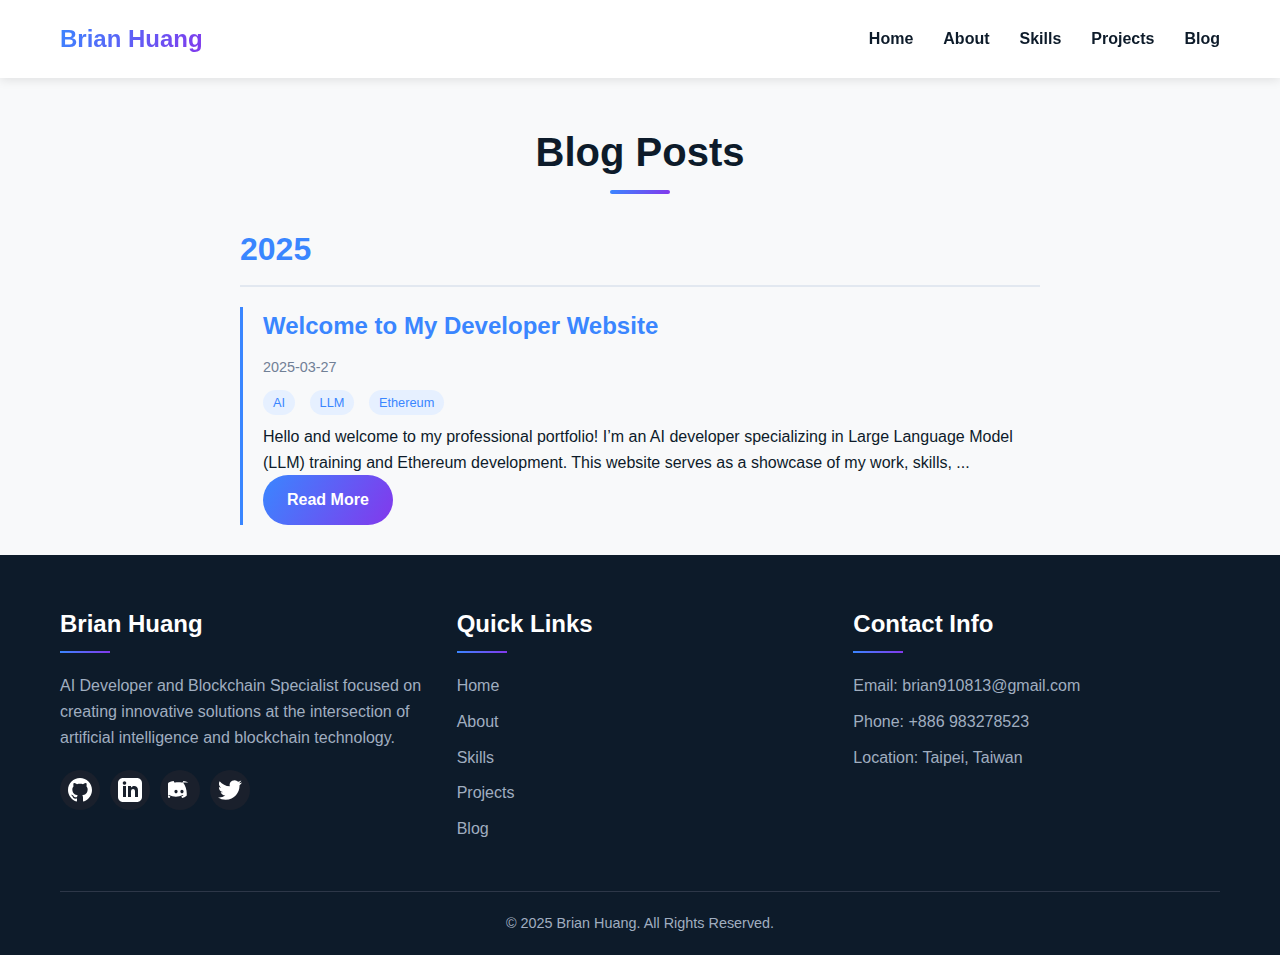
<file: archives/index.html>
<!DOCTYPE html>
<html lang="en">
<head>
    <meta charset="UTF-8">
    <meta name="viewport" content="width=device-width, initial-scale=1.0">
    <title>Brian Huang&#39;s Website</title>
    
<link rel="stylesheet" href="/css/style.css">

<meta name="generator" content="Hexo 7.3.0"></head>
<body>
    <!-- Header -->
    <header>
        <div class="container">
            <nav>
                <div class="logo">Brian Huang</div>
                <ul class="nav-links">
                    <li><a href="/#home">Home</a></li>
                    <li><a href="/#about">About</a></li>
                    <li><a href="/#skills">Skills</a></li>
                    <li><a href="/#projects">Projects</a></li>
                    <li><a href="/archives">Blog</a></li>
                </ul>
                <div class="hamburger">
                    <div class="line"></div>
                    <div class="line"></div>
                    <div class="line"></div>
                </div>
            </nav>
        </div>
    </header>

    <div class="archive-container">
    <h1 class="section-title">Blog Posts</h1>
    
    
    
        
        
            
            <h2 class="archive-year">2025</h2>
            <div class="archive-list">
            
        
        
        <div class="archive-item">
            <h3 class="archive-item-title">
                <a href="/2025/03/27/main/">Welcome to My Developer Website</a>
            </h3>
            <div class="archive-item-date">2025-03-27</div>
            
                <div class="archive-item-tags">
                    
                        <span class="tag">AI</span>
                    
                        <span class="tag">LLM</span>
                    
                        <span class="tag">Ethereum</span>
                    
                </div>
            
            <div class="archive-item-excerpt">
                
                    Hello and welcome to my professional portfolio! I’m an AI developer specializing in Large Language Model (LLM) training and Ethereum development. This website serves as a showcase of my work, skills, ...
                
            </div>
            <a href="/2025/03/27/main/" class="btn">Read More</a>
        </div>
    
    
    </div>
</div>

    <!-- Footer -->
    <footer>
        <div class="container">
            <div class="footer-content">
                <div class="footer-section">
                    <h3>Brian Huang</h3>
                    <p>AI Developer and Blockchain Specialist focused on creating innovative solutions at the intersection of artificial intelligence and blockchain technology.</p>
                    <div class="social-links">
                        <a target="_blank" rel="noopener" href="https://github.com/BrianHuang813" title="GitHub">
                            <svg xmlns="http://www.w3.org/2000/svg" width="24" height="24" viewBox="0 0 24 24" fill="white">
                                <path d="M12 0c-6.626 0-12 5.373-12 12 0 5.302 3.438 9.8 8.207 11.387.599.111.793-.261.793-.577v-2.234c-3.338.726-4.033-1.416-4.033-1.416-.546-1.387-1.333-1.756-1.333-1.756-1.089-.745.083-.729.083-.729 1.205.084 1.839 1.237 1.839 1.237 1.07 1.834 2.807 1.304 3.492.997.107-.775.418-1.305.762-1.604-2.665-.305-5.467-1.334-5.467-5.931 0-1.311.469-2.381 1.236-3.221-.124-.303-.535-1.524.117-3.176 0 0 1.008-.322 3.301 1.23.957-.266 1.983-.399 3.003-.404 1.02.005 2.047.138 3.006.404 2.291-1.552 3.297-1.23 3.297-1.23.653 1.653.242 2.874.118 3.176.77.84 1.235 1.911 1.235 3.221 0 4.609-2.807 5.624-5.479 5.921.43.372.823 1.102.823 2.222v3.293c0 .319.192.694.801.576 4.765-1.589 8.199-6.086 8.199-11.386 0-6.627-5.373-12-12-12z"/>
                            </svg>
                        </a>
                        <a target="_blank" rel="noopener" href="https://www.linkedin.com/in/brian-huang-768429253/" title="LinkedIn">
                            <svg xmlns="http://www.w3.org/2000/svg" width="24" height="24" viewBox="0 0 24 24" fill="white">
                                <path d="M19 0h-14c-2.761 0-5 2.239-5 5v14c0 2.761 2.239 5 5 5h14c2.762 0 5-2.239 5-5v-14c0-2.761-2.238-5-5-5zm-11 19h-3v-11h3v11zm-1.5-12.268c-.966 0-1.75-.79-1.75-1.764s.784-1.764 1.75-1.764 1.75.79 1.75 1.764-.783 1.764-1.75 1.764zm13.5 12.268h-3v-5.604c0-3.368-4-3.113-4 0v5.604h-3v-11h3v1.765c1.396-2.586 7-2.777 7 2.476v6.759z"/>
                            </svg>
                        </a>
                        <a target="_blank" rel="noopener" href="https://discord.com/users/brianhuang813" title="Discord">
                            <svg xmlns="http://www.w3.org/2000/svg" width="24" height="24" viewBox="0 0 24 24" fill="white">
                                <path d="M20.317 4.492c-1.53-.69-3.17-1.2-4.885-1.49a.084.084 0 0 0-.09.028c-.242.42-.512.995-.7 1.43-.213.04-4.092-.16-4.113-.16-.217.013-3.97.173-4.184.157-.188-.435-.457-1.01-.7-1.43a.084.084 0 0 0-.09-.028c-1.714.29-3.354.8-4.884 1.49-.015.004-.028.015-.037.027-3.155 4.507-4.027 8.9-3.594 13.25.002.015.01.028.02.038 1.506 1.142 2.962 1.84 4.395 2.29.022.006.046 0 .062-.017.346-.472.656-.973.92-1.495a.084.084 0 0 0-.046-.117 14.975 14.975 0 0 1-2.058-.942.084.084 0 0 1-.009-.14c.14-.104.28-.202.413-.31a.084.084 0 0 1 .085-.01c4.67 2.142 9.447 2.142 14.065 0a.084.084 0 0 1 .085.01c.134.108.273.206.413.31a.084.084 0 0 1-.009.14c-.656.383-1.33.71-2.059.942a.084.084 0 0 0-.045.118c.263.522.574 1.023.92 1.495a.084.084 0 0 0 .062.017c1.432-.45 2.89-1.148 4.395-2.29a.089.089 0 0 0 .02-.037c.515-5.043-.852-9.386-3.59-13.253a.07.07 0 0 0-.037-.028zM8.02 15.33c-.87 0-1.584-.8-1.584-1.782 0-.978.703-1.782 1.584-1.782.882 0 1.596.811 1.584 1.782 0 .982-.702 1.782-1.584 1.782zm5.96 0c-.87 0-1.584-.8-1.584-1.782 0-.978.703-1.782 1.584-1.782.882 0 1.596.811 1.584 1.782 0 .982-.7 1.782-1.584 1.782z"/>
                            </svg>
                        </a>
                        <a target="_blank" rel="noopener" href="https://x.com/BrianHuang18" title="X">
                            <svg xmlns="http://www.w3.org/2000/svg" width="24" height="24" viewBox="0 0 24 24" fill="white">
                                <path d="M23.953 4.57a10 10 0 01-2.825.775 4.958 4.958 0 002.163-2.723c-.951.555-2.005.959-3.127 1.184a4.92 4.92 0 00-8.384 4.482C7.69 8.095 4.067 6.13 1.64 3.162a4.822 4.822 0 00-.666 2.475c0 1.71.87 3.213 2.188 4.096a4.904 4.904 0 01-2.228-.616v.06a4.923 4.923 0 003.946 4.827 4.996 4.996 0 01-2.212.085 4.936 4.936 0 004.604 3.417 9.867 9.867 0 01-6.102 2.105c-.39 0-.779-.023-1.17-.067a13.995 13.995 0 007.557 2.209c9.053 0 13.998-7.496 13.998-13.985 0-.21 0-.42-.015-.63A9.935 9.935 0 0024 4.59z"/>
                            </svg>
                        </a>
                    </div>
                </div>
                <div class="footer-section">
                    <h3>Quick Links</h3>
                    <ul>
                        <li><a href="/#home">Home</a></li>
                        <li><a href="/#about">About</a></li>
                        <li><a href="/#skills">Skills</a></li>
                        <li><a href="/#projects">Projects</a></li>
                        <li><a href="/archives">Blog</a></li>
                    </ul>
                </div>
                <div class="footer-section">
                    <h3>Contact Info</h3>
                    <ul>
                        <li>Email: brian910813@gmail.com</li>
                        <li>Phone: +886 983278523</li>
                        <li>Location: Taipei, Taiwan</li>
                    </ul>
                </div>
            </div>
            <div class="copyright">
                <p>&copy; 2025 Brian Huang. All Rights Reserved.</p>
            </div>
        </div>
    </footer>

    <!-- JavaScript -->
    <script>
        // Mobile Navigation Toggle
        const hamburger = document.querySelector('.hamburger');
        const navLinks = document.querySelector('.nav-links');
        
        if (hamburger) {
            hamburger.addEventListener('click', () => {
                navLinks.classList.toggle('active');
            });
        }
        
        // Smooth Scrolling for Navigation Links
        document.querySelectorAll('a[href^="#"]').forEach(anchor => {
            anchor.addEventListener('click', function(e) {
                e.preventDefault();
                
                const targetId = this.getAttribute('href').substring(1);
                const targetElement = document.getElementById(targetId);
                
                if (targetElement) {
                    window.scrollTo({
                        top: targetElement.offsetTop - 80,
                        behavior: 'smooth'
                    });
                    
                    // Close mobile navigation if open
                    if (navLinks.classList.contains('active')) {
                        navLinks.classList.remove('active');
                    }
                }
            });
        });
        
        // Navbar Background Change on Scroll
        window.addEventListener('scroll', () => {
            const header = document.querySelector('header');
            if (window.scrollY > 50) {
                header.style.boxShadow = '0 5px 15px rgba(0, 0, 0, 0.1)';
            } else {
                header.style.boxShadow = '0 2px 10px rgba(0, 0, 0, 0.1)';
            }
        });
    </script>
</body>
</html>
</file>
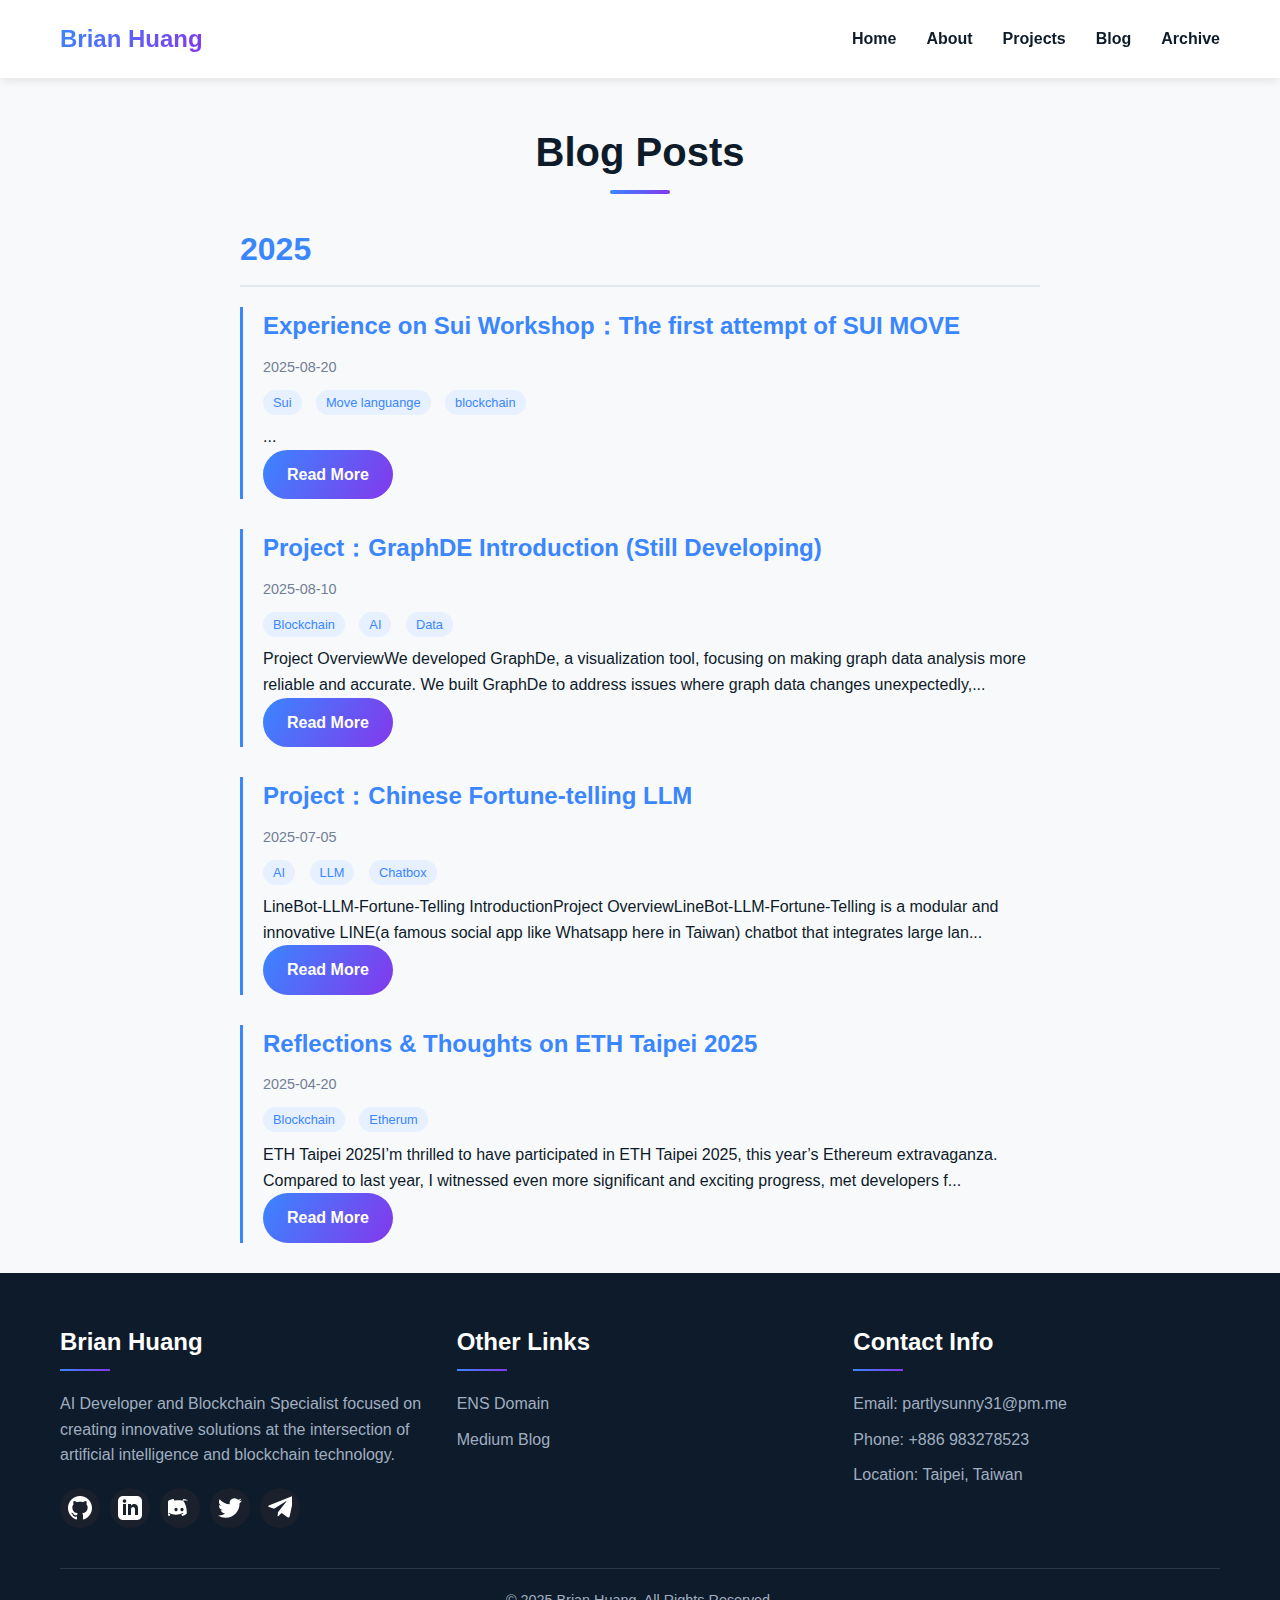
<file: tags/blockchain/index.html>
<!DOCTYPE html>
<html lang="en">
<head>
    <meta charset="UTF-8">
    <meta name="viewport" content="width=device-width, initial-scale=1.0">
    <title>Brian Huang&#39;s Website</title>
    
<link rel="stylesheet" href="/css/style.css">

<meta name="generator" content="Hexo 7.3.0"></head>
<body>
    <!-- Header -->
    <header>
        <div class="container">
            <nav>
                <div class="logo">Brian Huang</div>
                <ul class="nav-links">
                    <li><a href="/#home">Home</a></li>
                    <li><a href="/#about">About</a></li>
                    <li><a href="/projects">Projects</a></li>
                    <li><a href="/blog">Blog</a></li>
                    <li><a href="/archives">Archive</a></li>

                </ul>
                <div class="hamburger">
                    <div class="line"></div>
                    <div class="line"></div>
                    <div class="line"></div>
                </div>
            </nav>
        </div>
    </header>

    <div class="archive-container">
    <h1 class="section-title">Blog Posts</h1>
    
    
    
        
        
            
            <h2 class="archive-year">2025</h2>
            <div class="archive-list">
            
        
        
        <div class="archive-item">
            <h3 class="archive-item-title">
                <a href="/2025/08/20/Sui_workshop/">Experience on Sui Workshop：The first attempt of SUI MOVE</a>
            </h3>
            <div class="archive-item-date">2025-08-20</div>
            
                <div class="archive-item-tags">
                    
                        <span class="tag">Sui</span>
                    
                        <span class="tag">Move languange</span>
                    
                        <span class="tag">blockchain</span>
                    
                </div>
            
            <div class="archive-item-excerpt">
                
                    ...
                
            </div>
            <a href="/2025/08/20/Sui_workshop/" class="btn">Read More</a>
        </div>
    
        
        
        
        <div class="archive-item">
            <h3 class="archive-item-title">
                <a href="/2025/08/10/graphDE/">Project：GraphDE Introduction (Still Developing)</a>
            </h3>
            <div class="archive-item-date">2025-08-10</div>
            
                <div class="archive-item-tags">
                    
                        <span class="tag">Blockchain</span>
                    
                        <span class="tag">AI</span>
                    
                        <span class="tag">Data</span>
                    
                </div>
            
            <div class="archive-item-excerpt">
                
                    Project OverviewWe developed GraphDe, a visualization tool, focusing on making graph data analysis more reliable and accurate. We built GraphDe to address issues where graph data changes unexpectedly,...
                
            </div>
            <a href="/2025/08/10/graphDE/" class="btn">Read More</a>
        </div>
    
        
        
        
        <div class="archive-item">
            <h3 class="archive-item-title">
                <a href="/2025/07/05/chinese_fortunetell_LLM/">Project：Chinese Fortune-telling LLM</a>
            </h3>
            <div class="archive-item-date">2025-07-05</div>
            
                <div class="archive-item-tags">
                    
                        <span class="tag">AI</span>
                    
                        <span class="tag">LLM</span>
                    
                        <span class="tag">Chatbox</span>
                    
                </div>
            
            <div class="archive-item-excerpt">
                
                    LineBot-LLM-Fortune-Telling IntroductionProject OverviewLineBot-LLM-Fortune-Telling is a modular and innovative LINE(a famous social app like Whatsapp here in Taiwan) chatbot that integrates large lan...
                
            </div>
            <a href="/2025/07/05/chinese_fortunetell_LLM/" class="btn">Read More</a>
        </div>
    
        
        
        
        <div class="archive-item">
            <h3 class="archive-item-title">
                <a href="/2025/04/20/ETHTaipei2025/">Reflections &amp; Thoughts on ETH Taipei 2025</a>
            </h3>
            <div class="archive-item-date">2025-04-20</div>
            
                <div class="archive-item-tags">
                    
                        <span class="tag">Blockchain</span>
                    
                        <span class="tag">Etherum</span>
                    
                </div>
            
            <div class="archive-item-excerpt">
                
                    ETH Taipei 2025I’m thrilled to have participated in ETH Taipei 2025, this year’s Ethereum extravaganza. Compared to last year, I witnessed even more significant and exciting progress, met developers f...
                
            </div>
            <a href="/2025/04/20/ETHTaipei2025/" class="btn">Read More</a>
        </div>
    
    
    </div>
</div>

    <!-- Footer -->
    <footer>
        <div class="container">
            <div class="footer-content">
                <div class="footer-section">
                    <h3>Brian Huang</h3>
                    <p>AI Developer and Blockchain Specialist focused on creating innovative solutions at the intersection of artificial intelligence and blockchain technology.</p>
                    <div class="social-links">
                        <a target="_blank" rel="noopener" href="https://github.com/BrianHuang813" title="GitHub">
                            <svg xmlns="http://www.w3.org/2000/svg" width="24" height="24" viewBox="0 0 24 24" fill="white">
                                <path d="M12 0c-6.626 0-12 5.373-12 12 0 5.302 3.438 9.8 8.207 11.387.599.111.793-.261.793-.577v-2.234c-3.338.726-4.033-1.416-4.033-1.416-.546-1.387-1.333-1.756-1.333-1.756-1.089-.745.083-.729.083-.729 1.205.084 1.839 1.237 1.839 1.237 1.07 1.834 2.807 1.304 3.492.997.107-.775.418-1.305.762-1.604-2.665-.305-5.467-1.334-5.467-5.931 0-1.311.469-2.381 1.236-3.221-.124-.303-.535-1.524.117-3.176 0 0 1.008-.322 3.301 1.23.957-.266 1.983-.399 3.003-.404 1.02.005 2.047.138 3.006.404 2.291-1.552 3.297-1.23 3.297-1.23.653 1.653.242 2.874.118 3.176.77.84 1.235 1.911 1.235 3.221 0 4.609-2.807 5.624-5.479 5.921.43.372.823 1.102.823 2.222v3.293c0 .319.192.694.801.576 4.765-1.589 8.199-6.086 8.199-11.386 0-6.627-5.373-12-12-12z"/>
                            </svg>
                        </a>
                        <a target="_blank" rel="noopener" href="https://www.linkedin.com/in/brian-huang-768429253/" title="LinkedIn">
                            <svg xmlns="http://www.w3.org/2000/svg" width="24" height="24" viewBox="0 0 24 24" fill="white">
                                <path d="M19 0h-14c-2.761 0-5 2.239-5 5v14c0 2.761 2.239 5 5 5h14c2.762 0 5-2.239 5-5v-14c0-2.761-2.238-5-5-5zm-11 19h-3v-11h3v11zm-1.5-12.268c-.966 0-1.75-.79-1.75-1.764s.784-1.764 1.75-1.764 1.75.79 1.75 1.764-.783 1.764-1.75 1.764zm13.5 12.268h-3v-5.604c0-3.368-4-3.113-4 0v5.604h-3v-11h3v1.765c1.396-2.586 7-2.777 7 2.476v6.759z"/>
                            </svg>
                        </a>
                        <a target="_blank" rel="noopener" href="https://discord.com/users/brianhuang813" title="Discord">
                            <svg xmlns="http://www.w3.org/2000/svg" width="24" height="24" viewBox="0 0 24 24" fill="white">
                                <path d="M20.317 4.492c-1.53-.69-3.17-1.2-4.885-1.49a.084.084 0 0 0-.09.028c-.242.42-.512.995-.7 1.43-.213.04-4.092-.16-4.113-.16-.217.013-3.97.173-4.184.157-.188-.435-.457-1.01-.7-1.43a.084.084 0 0 0-.09-.028c-1.714.29-3.354.8-4.884 1.49-.015.004-.028.015-.037.027-3.155 4.507-4.027 8.9-3.594 13.25.002.015.01.028.02.038 1.506 1.142 2.962 1.84 4.395 2.29.022.006.046 0 .062-.017.346-.472.656-.973.92-1.495a.084.084 0 0 0-.046-.117 14.975 14.975 0 0 1-2.058-.942.084.084 0 0 1-.009-.14c.14-.104.28-.202.413-.31a.084.084 0 0 1 .085-.01c4.67 2.142 9.447 2.142 14.065 0a.084.084 0 0 1 .085.01c.134.108.273.206.413.31a.084.084 0 0 1-.009.14c-.656.383-1.33.71-2.059.942a.084.084 0 0 0-.045.118c.263.522.574 1.023.92 1.495a.084.084 0 0 0 .062.017c1.432-.45 2.89-1.148 4.395-2.29a.089.089 0 0 0 .02-.037c.515-5.043-.852-9.386-3.59-13.253a.07.07 0 0 0-.037-.028zM8.02 15.33c-.87 0-1.584-.8-1.584-1.782 0-.978.703-1.782 1.584-1.782.882 0 1.596.811 1.584 1.782 0 .982-.702 1.782-1.584 1.782zm5.96 0c-.87 0-1.584-.8-1.584-1.782 0-.978.703-1.782 1.584-1.782.882 0 1.596.811 1.584 1.782 0 .982-.7 1.782-1.584 1.782z"/>
                            </svg>
                        </a>
                        <a target="_blank" rel="noopener" href="https://x.com/BrianHuang18" title="X">
                            <svg xmlns="http://www.w3.org/2000/svg" width="24" height="24" viewBox="0 0 24 24" fill="white">
                                <path d="M23.953 4.57a10 10 0 01-2.825.775 4.958 4.958 0 002.163-2.723c-.951.555-2.005.959-3.127 1.184a4.92 4.92 0 00-8.384 4.482C7.69 8.095 4.067 6.13 1.64 3.162a4.822 4.822 0 00-.666 2.475c0 1.71.87 3.213 2.188 4.096a4.904 4.904 0 01-2.228-.616v.06a4.923 4.923 0 003.946 4.827 4.996 4.996 0 01-2.212.085 4.936 4.936 0 004.604 3.417 9.867 9.867 0 01-6.102 2.105c-.39 0-.779-.023-1.17-.067a13.995 13.995 0 007.557 2.209c9.053 0 13.998-7.496 13.998-13.985 0-.21 0-.42-.015-.63A9.935 9.935 0 0024 4.59z"/>
                            </svg>
                        </a>
                        <a target="_blank" rel="noopener" href="https://t.me/@BrianHuangk" title="Telegram">
                            <svg xmlns="http://www.w3.org/2000/svg" width="24" height="24" viewBox="0 0 24 24" fill="white">
                                <path d="M9.993 16.2l-.426 4.02c.61 0 .872-.263 1.19-.577l2.857-2.715 5.926 4.33c1.085.6 1.86.285 2.14-.998l3.885-18.2c.345-1.6-.58-2.23-1.63-1.85L1.36 9.27c-1.56.6-1.54 1.46-.27 1.85l4.97 1.55 11.54-7.27c.54-.36 1.03-.16.63.23"/>
                            </svg>
                        </a>
                    </div>
                </div>
                <div class="footer-section">
                    <h3>Other Links</h3>
                    <ul>
                        <li><a target="_blank" rel="noopener" href="https://app.ens.domains/kxhuang.eth">ENS Domain</a></li>
                        <li><a target="_blank" rel="noopener" href="https://medium.com/@Sonny31">Medium Blog</a></li>
                    </ul>
                </div>
                <div class="footer-section">
                    <h3>Contact Info</h3>
                    <ul>
                        <li>Email: <a href="mailto:partlysunny31@pm.me">partlysunny31@pm.me</a></li>
                        <li>Phone: <a href="tel:+886983278523">+886 983278523</a></li>
                        <li>Location: <a target="_blank" rel="noopener" href="https://www.google.com/maps/search/?api=1&query=Taipei%2C+Taiwan">Taipei, Taiwan</a></li>
                    </ul>
                </div>
            </div>
            <div class="copyright">
                <p>&copy; 2025 Brian Huang. All Rights Reserved.</p>
            </div>
        </div>
    </footer>

    <!-- JavaScript -->
    <script>
        // Mobile Navigation Toggle
        const hamburger = document.querySelector('.hamburger');
        const navLinks = document.querySelector('.nav-links');
        
        if (hamburger) {
            hamburger.addEventListener('click', () => {
                navLinks.classList.toggle('active');
            });
        }
        
        // Smooth Scrolling for Navigation Links
        document.querySelectorAll('a[href^="#"]').forEach(anchor => {
            anchor.addEventListener('click', function(e) {
                e.preventDefault();
                
                const targetId = this.getAttribute('href').substring(1);
                const targetElement = document.getElementById(targetId);
                
                if (targetElement) {
                    window.scrollTo({
                        top: targetElement.offsetTop - 80,
                        behavior: 'smooth'
                    });
                    
                    // Close mobile navigation if open
                    if (navLinks.classList.contains('active')) {
                        navLinks.classList.remove('active');
                    }
                }
            });
        });
        
        // Navbar Background Change on Scroll
        window.addEventListener('scroll', () => {
            const header = document.querySelector('header');
            if (window.scrollY > 50) {
                header.style.boxShadow = '0 5px 15px rgba(0, 0, 0, 0.1)';
            } else {
                header.style.boxShadow = '0 2px 10px rgba(0, 0, 0, 0.1)';
            }
        });
    </script>
</body>
</html>
</file>
<file: css/style.css>
/* Global Styles */
:root {
    --primary: #3a86ff;
    --secondary: #8338ec;
    --dark: #0d1b2a;
    --light: #f8f9fa;
    --gradient: linear-gradient(120deg, var(--primary), var(--secondary));
}

* {
    margin: 0;
    padding: 0;
    box-sizing: border-box;
    font-family: 'Inter', -apple-system, BlinkMacSystemFont, 'Segoe UI', Roboto, Oxygen, Ubuntu, Cantarell, 'Open Sans', 'Helvetica Neue', sans-serif;
}

html {
    scroll-behavior: smooth;
}

body {
    background-color: var(--light);
    color: var(--dark);
    line-height: 1.6;
}

a {
    color: var(--primary);
    text-decoration: none;
    transition: color 0.3s ease;
}

a:hover {
    color: var(--secondary);
}

.container {
    max-width: 1200px;
    margin: 0 auto;
    padding: 0 20px;
}

.section {
    padding: 80px 0;
}

.section-title {
    font-size: 2.5rem;
    margin-bottom: 40px;
    text-align: center;
    position: relative;
}

.section-title::after {
    content: '';
    position: absolute;
    bottom: -10px;
    left: 50%;
    transform: translateX(-50%);
    width: 60px;
    height: 4px;
    background: var(--gradient);
    border-radius: 2px;
}

.btn {
    display: inline-block;
    background: var(--gradient);
    color: white;
    padding: 12px 24px;
    border-radius: 30px;
    font-weight: 600;
    transition: transform 0.3s ease, box-shadow 0.3s ease;
    border: none;
    cursor: pointer;
}

.btn:hover {
    transform: translateY(-3px);
    box-shadow: 0 10px 20px rgba(0, 0, 0, 0.1);
    color: white;
}

/* Header Styles */
header {
    position: fixed;
    top: 0;
    left: 0;
    width: 100%;
    background-color: rgba(255, 255, 255, 0.95);
    box-shadow: 0 2px 10px rgba(0, 0, 0, 0.1);
    z-index: 1000;
    backdrop-filter: blur(5px);
}

nav {
    display: flex;
    justify-content: space-between;
    align-items: center;
    padding: 20px 0;
}

.logo {
    font-size: 1.5rem;
    font-weight: 700;
    background: var(--gradient);
    -webkit-background-clip: text;
    background-clip: text;
    color: transparent;
}

.nav-links {
    display: flex;
    list-style: none;
}

.nav-links li {
    margin-left: 30px;
}

.nav-links a {
    color: var(--dark);
    font-weight: 600;
}

.nav-links a:hover {
    color: var(--primary);
}

.hamburger {
    display: none;
    cursor: pointer;
}

.hamburger .line {
    width: 25px;
    height: 3px;
    background-color: var(--dark);
    margin: 5px 0;
    border-radius: 3px;
    transition: all 0.3s ease;
}

/* Hero Section */
.hero {
    height: 100vh;
    display: flex;
    align-items: center;
    position: relative;
    overflow: hidden;
    padding-top: 80px;
}

.hero-content {
    max-width: 600px;
    z-index: 1;
}

.hero h1 {
    font-size: 3.5rem;
    margin-bottom: 20px;
    line-height: 1.2;
}

.hero p {
    font-size: 1.2rem;
    margin-bottom: 30px;
    color: #4a5568;
}

.hero-bg {
    position: absolute;
    top: 0;
    right: 0;
    width: 50%;
    height: 100%;
    background-image: url('/images/hero-bg.jpg');
    background-size: cover;
    background-position: center;
    clip-path: polygon(20% 0, 100% 0, 100% 100%, 0% 100%);
    opacity: 0.8;
}

/* About Section */
.about-grid {
    display: grid;
    grid-template-columns: 1fr 1fr;
    gap: 40px;
    align-items: center;
}

/* About Section - Profile Picture */
.about-image {
    border-radius: 50%;
    overflow: hidden;
    box-shadow: 0 20px 40px rgba(0, 0, 0, 0.1);
    width: 300px;  /* Set a fixed width */
    height: 300px; /* Set the same height as width */
    margin: 0 auto; /* Center the image if needed */
}

.about-image img {
    width: 100%;
    height: 100%; /* Changed from 'auto' to '100%' */
    display: block;
    border-radius: 50%; /* This makes the image circular */
    object-fit: cover; /* This ensures the image is cropped to fit the container */
    object-position: center; /* This centers the image in the container */
}

.about-content h3 {
    font-size: 2rem;
    margin-bottom: 20px;
}

.about-content p {
    margin-bottom: 20px;
    color: #4a5568;
}

/* Skills Section */
.skills-grid {
    display: grid;
    grid-template-columns: repeat(3, minmax(250px, 300px)); /* Changed from auto-fill to fixed 3 columns */
    gap: 30px;
    justify-content: center; /* Added to center the grid */
}

/* Add these media queries for responsiveness */
@media (max-width: 992px) {
    .skills-grid {
        grid-template-columns: repeat(auto-fit, minmax(250px, 1fr));
        max-width: 800px;
        margin: 0 auto;
    }
}

@media (max-width: 768px) {
    .skills-grid {
        grid-template-columns: 1fr;
        max-width: 400px;
    }
}

.skill-card {
    background-color: white;
    border-radius: 10px;
    padding: 30px;
    box-shadow: 0 10px 20px rgba(0, 0, 0, 0.05);
    transition: transform 0.3s ease, box-shadow 0.3s ease;
}

.skill-card:hover {
    transform: translateY(-5px);
    box-shadow: 0 15px 30px rgba(0, 0, 0, 0.1);
}

.skill-card h3 {
    font-size: 1.5rem;
    margin-bottom: 15px;
    color: var(--primary);
}

.skill-card ul {
    list-style-position: inside;
    color: #4a5568;
}

.skill-card li {
    margin-bottom: 10px;
}

/* Projects Section */
.projects-grid {
    display: grid;
    grid-template-columns: repeat(auto-fill, minmax(350px, 1fr));
    gap: 30px;
}

.project-card {
    background-color: white;
    border-radius: 10px;
    overflow: hidden;
    box-shadow: 0 10px 20px rgba(0, 0, 0, 0.05);
    transition: transform 0.3s ease, box-shadow 0.3s ease;
}

.project-card:hover {
    transform: translateY(-5px);
    box-shadow: 0 15px 30px rgba(0, 0, 0, 0.1);
}

.project-image {
    height: 200px;
    overflow: hidden;
}

.project-image img {
    width: 100%;
    height: 100%;
    object-fit: cover;
    transition: transform 0.3s ease;
}

.project-card:hover .project-image img {
    transform: scale(1.05);
}

.project-content {
    padding: 20px;
}

.project-content h3 {
    font-size: 1.5rem;
    margin-bottom: 10px;
}

.project-content p {
    color: #4a5568;
    margin-bottom: 15px;
}

.post-date {
    font-size: 0.9rem;
    color: #718096;
    margin-bottom: 10px;
    display: block;
}

.project-tags {
    display: flex;
    flex-wrap: wrap;
    margin-bottom: 15px;
}

.tag {
    background-color: #e6f0ff;
    color: var(--primary);
    padding: 5px 10px;
    border-radius: 20px;
    font-size: 0.8rem;
    margin-right: 10px;
    margin-bottom: 10px;
}

/* Timeline Section */
.timeline {
    position: relative;
    max-width: 800px;
    margin: 0 auto;
}

.timeline-item {
    padding: 30px 0;
    position: relative;
    border-left: 2px solid var(--primary);
    padding-left: 30px;
    margin-left: 20px;
}

.timeline-item:before {
    content: '';
    position: absolute;
    left: -11px;
    top: 32px;
    width: 20px;
    height: 20px;
    border-radius: 50%;
    background: var(--gradient);
}

.timeline-content {
    background-color: white;
    padding: 25px;
    border-radius: 10px;
    box-shadow: 0 10px 20px rgba(0, 0, 0, 0.05);
}

.timeline-content h3 {
    font-size: 1.5rem;
    margin-bottom: 5px;
    color: var(--primary);
}

.timeline-content h4 {
    font-size: 1rem;
    color: #718096;
    margin-bottom: 15px;
    font-weight: 500;
}

/* Contact Section */
.contact-form {
    max-width: 600px;
    margin: 0 auto;
    background-color: white;
    padding: 40px;
    border-radius: 10px;
    box-shadow: 0 10px 20px rgba(0, 0, 0, 0.05);
}

.form-group {
    margin-bottom: 20px;
}

.form-group label {
    display: block;
    margin-bottom: 10px;
    font-weight: 600;
}

.form-group input,
.form-group textarea {
    width: 100%;
    padding: 12px;
    border: 1px solid #ddd;
    border-radius: 5px;
    font-size: 1rem;
    transition: border-color 0.3s ease;
}

.form-group input:focus,
.form-group textarea:focus {
    border-color: var(--primary);
    outline: none;
}

.form-group textarea {
    resize: vertical;
    min-height: 150px;
}

/* Blog Archive Page */
.archive-container {
    max-width: 800px;
    margin: 0 auto;
    padding-top: 120px;
}

.archive-year {
    font-size: 2rem;
    margin-bottom: 20px;
    color: var(--primary);
    border-bottom: 2px solid #e2e8f0;
    padding-bottom: 10px;
}

.archive-item {
    margin-bottom: 30px;
    padding-left: 20px;
    border-left: 3px solid var(--primary);
}

.archive-item-title {
    font-size: 1.5rem;
    margin-bottom: 10px;
}

.archive-item-date {
    font-size: 0.9rem;
    color: #718096;
    margin-bottom: 10px;
}

.archive-item-tags {
    margin-bottom: 10px;
}

/* Article Page */
.article-container {
    max-width: 800px;
    margin: 0 auto;
    padding-top: 120px;
    padding-bottom: 60px;
}

.article-header {
    margin-bottom: 40px;
}

.article-title {
    font-size: 2.5rem;
    margin-bottom: 20px;
}

.article-meta {
    color: #718096;
    margin-bottom: 20px;
}

.article-content {
    background-color: white;
    padding: 40px;
    border-radius: 10px;
    box-shadow: 0 10px 20px rgba(0, 0, 0, 0.05);
}

.article-content h1,
.article-content h2,
.article-content h3,
.article-content h4,
.article-content h5,
.article-content h6 {
    margin-top: 30px;
    margin-bottom: 15px;
}

.article-content p {
    margin-bottom: 20px;
}

.article-content ul,
.article-content ol {
    margin-bottom: 20px;
    padding-left: 20px;
}

.article-content img {
    max-width: 100%;
    height: auto;
    border-radius: 5px;
    margin: 20px 0;
}

.article-content code {
    background-color: #f1f5f9;
    padding: 2px 5px;
    border-radius: 3px;
    font-family: 'Courier New', Courier, monospace;
}

.article-content pre {
    background-color: #1e293b;
    color: #f8fafc;
    padding: 20px;
    border-radius: 5px;
    overflow-x: auto;
    margin: 20px 0;
}

.article-content pre code {
    background-color: transparent;
    color: inherit;
    padding: 0;
}

.article-content blockquote {
    border-left: 4px solid var(--primary);
    padding-left: 20px;
    margin: 20px 0;
    font-style: italic;
    color: #4a5568;
}

.article-footer {
    margin-top: 40px;
    border-top: 1px solid #e2e8f0;
    padding-top: 20px;
}

.article-tags {
    margin-bottom: 20px;
}

.article-navigation {
    display: grid;
    grid-template-columns: 1fr 1fr;
    gap: 20px;
}

.article-prev,
.article-next {
    background-color: white;
    padding: 20px;
    border-radius: 10px;
    box-shadow: 0 5px 10px rgba(0, 0, 0, 0.05);
}

.article-next {
    text-align: right;
}

/* Footer */
footer {
    background-color: var(--dark);
    color: white;
    padding: 50px 0 20px;
}

.footer-content {
    display: grid;
    grid-template-columns: repeat(auto-fit, minmax(250px, 1fr));
    gap: 30px;
    margin-bottom: 40px;
}

.footer-section h3 {
    font-size: 1.5rem;
    margin-bottom: 20px;
    position: relative;
    padding-bottom: 10px;
}

.footer-section h3::after {
    content: '';
    position: absolute;
    bottom: 0;
    left: 0;
    width: 50px;
    height: 2px;
    background: var(--gradient);
}

.footer-section p,
.footer-section ul {
    color: #a0aec0;
}

.footer-section ul {
    list-style: none;
}

.footer-section ul li {
    margin-bottom: 10px;
}

.footer-section ul li a {
    color: #a0aec0;
    transition: color 0.3s ease;
}

.footer-section ul li a:hover {
    color: white;
}

.social-links {
    display: flex;
    margin-top: 20px;
}

.social-links a {
    display: flex;
    align-items: center;
    justify-content: center;
    width: 40px;
    height: 40px;
    background-color: #1a202c;
    border-radius: 50%;
    margin-right: 10px;
    transition: background-color 0.3s ease;
}

.social-links a:hover {
    background-color: var(--primary);
}

.copyright {
    text-align: center;
    padding-top: 20px;
    border-top: 1px solid #2d3748;
    color: #a0aec0;
    font-size: 0.9rem;
}

/* Responsive Styles */
@media (max-width: 992px) {
    .hero h1 {
        font-size: 2.8rem;
    }
    
    .about-grid {
        grid-template-columns: 1fr;
    }
}

@media (max-width: 768px) {
    .nav-links {
        position: fixed;
        top: 80px;
        left: 0;
        right: 0;
        background-color: white;
        flex-direction: column;
        align-items: center;
        padding: 20px 0;
        box-shadow: 0 10px 20px rgba(0, 0, 0, 0.1);
        transform: translateY(-150%);
        opacity: 0;
        pointer-events: none;
        transition: transform 0.3s ease, opacity 0.3s ease;
    }
    
    .nav-links.active {
        transform: translateY(0);
        opacity: 1;
        pointer-events: all;
    }
    
    .nav-links li {
        margin: 15px 0;
    }
    
    .hamburger {
        display: block;
    }
    
    .hero h1 {
        font-size: 2.5rem;
    }
    
    .hero-bg {
        clip-path: polygon(50% 0, 100% 0, 100% 100%, 0% 100%);
        opacity: 0.5;
        width: 100%;
    }
    
    .projects-grid {
        grid-template-columns: 1fr;
    }
    
    .article-navigation {
        grid-template-columns: 1fr;
    }
    
    .article-next {
        text-align: left;
    }
}
</file>
